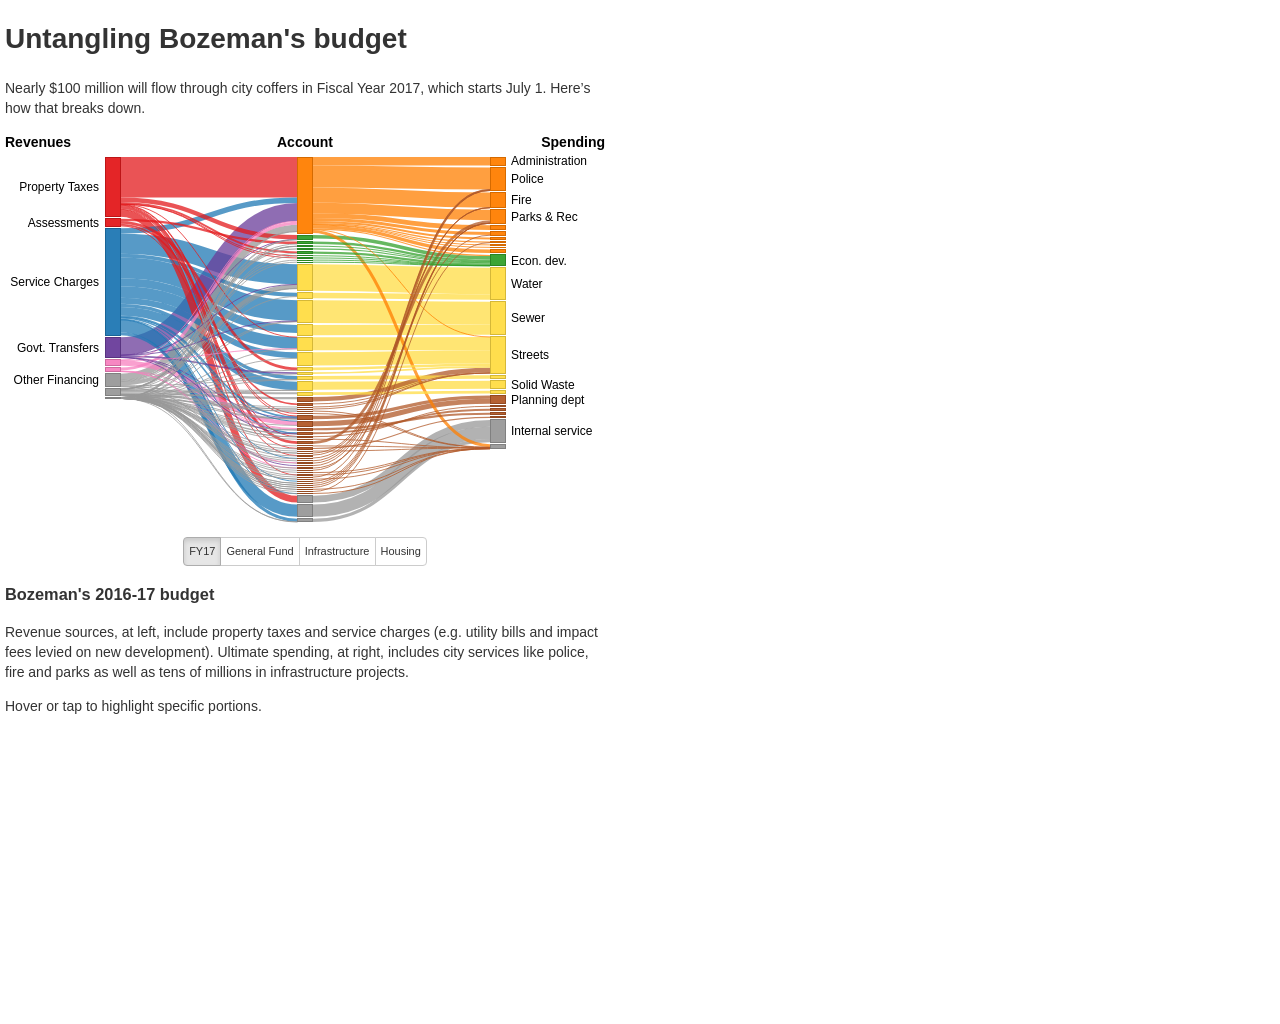
<file: index.html>
<!DOCTYPE html>
<meta charset="utf-8">
<meta name="viewport" content="width=device-width, initial-scale=1">
<title>Bozeman, MT 2017 budget, visualized</title>
<!-- Bootstrap styles for buttons -->
<link rel="stylesheet" type="text/css" href="css/bootstrap.css">

<style>

@media (max-width: 480px){
  h1 {
    font-size: 1.5em;
  }
}

p {
  font-size: 14px;
}
#viz-container {
  margin: 5px;
}

/* For buttons (overrides bootstrap) */
.btn-group {
}
.btn {
  font-size: 11px;
  padding: 6px 5px;
}
/* Removes blue border on click in Chrome */
.btn:focus,.btn:active:focus,.btn.active:focus,
.btn.focus,.btn:active.focus,.btn.active.focus {
    outline: none;
}
/*.btn.selected {
  background-color: #eee;
}*/

/* For graphic */
text {
  font-family: sans-serif;
  font-size: 12px;
  pointer-events: none;
}
.node text {
  text-shadow: 1px 1px 0.1px #fff;
  /*fill: #fff;*/
  /*font-weight: bold;*/
}
.label {
  font-size: 14px;
  font-weight: bold;
}

.node rect {
  fill-opacity: .95;
  shape-rendering: crispEdges;
  transition: opacity 400ms ease;
}

.highlight {
  fill: #444;
}

.link {
  fill: none;
  stroke: #000;
  stroke-opacity: .75;
  transition: stroke-opacity 400ms ease;
}

.link.mask {
  stroke-opacity: .1;
}
.node.mask {
  fill-opacity: 0.2;
} 
.node.mask rect {
  opacity: 0.2;
  /*stroke-opacity: 0.2;*/
}


</style>

<body>  
<div id="viz-container" style="max-width: 600px; min-width: 310px; height: 1000px">
  <h1> Untangling Bozeman's budget</h1>
  <p> Nearly $100 million will flow through city coffers in Fiscal Year 2017, which starts July 1. Here’s how that breaks down.</p>
  <div id="viz" style="width:100%;" ></div>
  <div class="centering" style="text-align: center;">
    <div class="btn-group" id="pane-toggle" role="group" aria-label="...">
      <button type="button" name="FY17" class="btn btn-default active">FY17</button>
      <button type="button" name="General Fund" class="btn btn-default">General Fund</button>
      <button type="button" name="Infrastructure" class="btn btn-default">Infrastructure</button>
      <button type="button" name="Housing" class="btn btn-default">Housing</button>
    </div>
  </div>
  <div id="description" style="width:100%;"></div>
</div>
  
  <script src="js/d3.min.js"></script>
  <script src="js/sankey-modified.js"></script>
  <script src="js/sankey-chart.js"></script>
  <script>

  var BOZEMAN_POP = 45000;
  var DEFAULT_DESCR = "<p>Hover or tap to highlight specific portions.</p><p>More ipsum</p><p>Yet another ipsum</p>";
  
  var panes = [
    {
      'name': 'FY17',
      'subhead': "Bozeman's 2016-17 budget",
      'description': ['Revenue sources, at left, include property taxes and service charges (e.g. utility bills and impact fees levied on new development). Ultimate spending, at right, includes city services like police, fire and parks as well as tens of millions in infrastructure projects.', 'Hover or tap to highlight specific portions.'], // array of paragraphs
      'includeNodes': '$ALL' // special command
    },{
      'name': 'General Fund',
      'subhead': "The general fund",
      'description': ['The city’s general fund, supported primarily by property tax dollars, represents most of the city’s higher-profile spending, with its funds providing the bulk of support for key services like police and fire departments, and basic government operations like city administration.'],
      'includeNodes': ["010 - General Fund"]
    },{
      'name': 'Infrastructure', // Highlight Water, Sewer, Streets, Stormwater, Solid Waste, Landfill clean-up
      'subhead': "The cost of infrastructure",
      'description': ["As Bozeman grows, the cost of general-fund supported services will actually be dwarfed by this year's planned infrastructure spending.","Note that water and sewer projects are largely funded by service fees, while financing for streets projects involves a wider array of sources."],
      'includeNodes': ["Water","Sewer","Streets","Stormwater","Solid waste"]
    },{
      'name': 'Housing', // Highlight affordable housing
      'subhead': "Supporting affordable housing",
      'description': ['While a hot-button issue for Bozeman, only a vanishingly small portion of the city budget is allocated to supporting affordable housing efforts.', 'This money, most drawn from property taxes, is generally used for purposes like supporting HRDC’s homebuyer education program and subsidizing rental projects that provide options to lower-income families.'],
      'includeNodes': ["Affordable housing support"]
    }
  ];

  var topLabels = [
      {text: 'Revenues', position: 0, anchor: 'start'},
      {text: 'Account', position: 0.5, anchor: 'middle'},
      {text: 'Spending', position: 1, anchor: 'end' }
    ];

  d3.json("data/combined.json", function(error, graph) {
    // TODO: add data-processing to get values normalized by population in here
    // (Currently buried down in sankey-chart.js)

    var chart = new SankeyChart({
      element: document.querySelector('#viz'),
      data: graph,
      topLabels: topLabels,
      panes: panes, 
      layout: { 
        'mobileBreak': 480, // px
        'mobile' : { 
          'aspect':  1,// height/width
          'margins': { top: 25, right: 0, bottom: 10, left: 0 },
          'nodeWidth': 30,
          'nodePadding': 2,
          // 'filterValue': 10000000 // for text label display on edge nodes
        },
        'desktop': {
          'aspect':  2/3,// height/width
          'margins': { top: 25, right: 100, bottom: 10, left: 100 },
          'nodeWidth': 15,
          'nodePadding': 2,
          // 'filterValue': 3000000
        }
      }
    });
  }); 
    
  </script>
  
</body>

</html>
</file>
